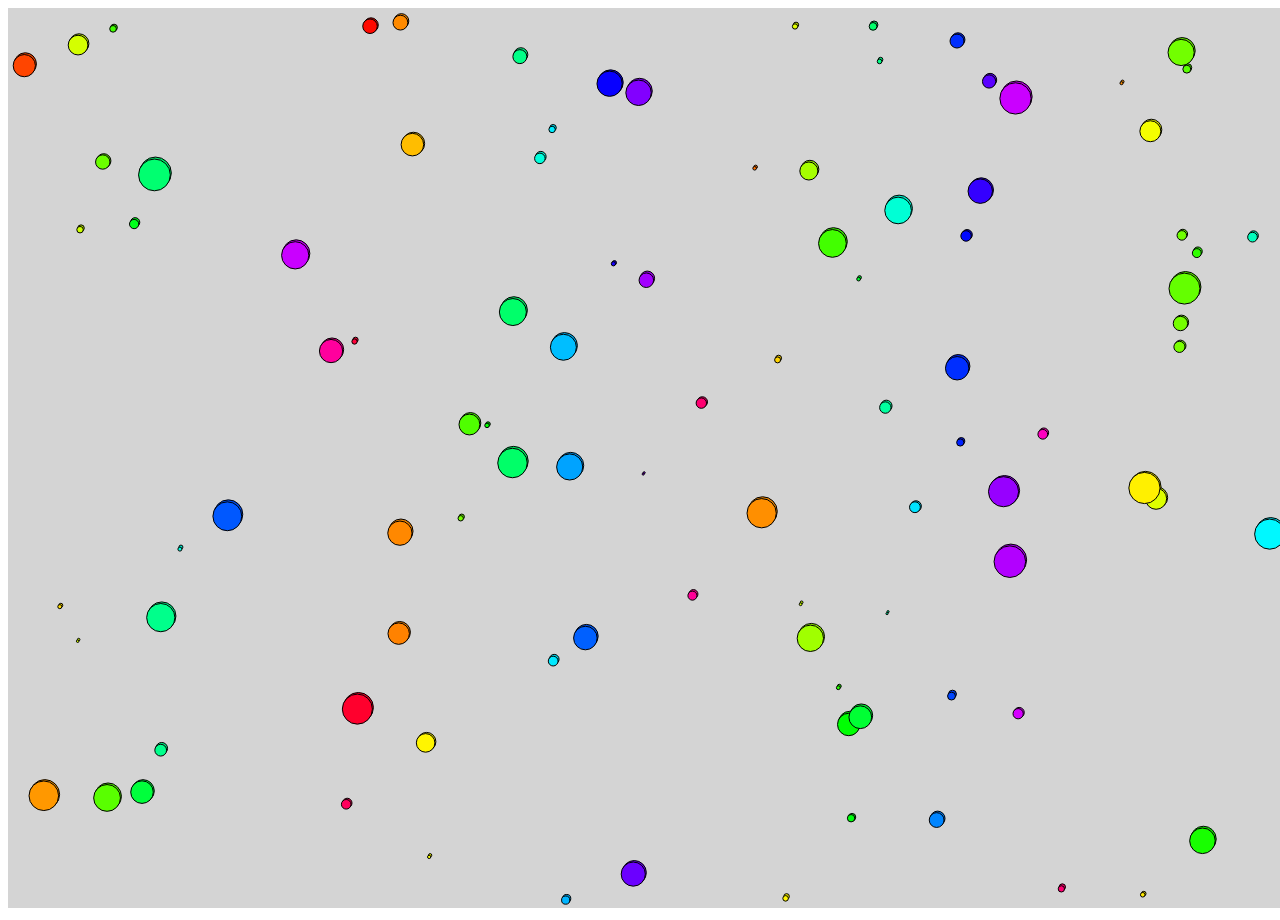
<file: effects/fallingball/index.html>
﻿<!doctype html>
<html>
<head>
<meta charset="utf-8">
<title>玻珠陨落</title>
<script src="https://cdn.bootcdn.net/ajax/libs/jquery/3.5.1/jquery.min.js"></script>
<style>
body{overflow: hidden;background-color: #ffffff;}
#title {
    position: absolute;
    top: 50%;
    left: 50%;
    transform: translate(-50%,-50%);
    font-size: 100px;
    border-top: 1px solid #fff;
    color: hsla(0,0%,100%,1.00);
}</style>
</head>
<body>
<canvas id="canvas"></canvas>
<h1 id="title"></h1>

<script>
const canvas = document.getElementById('canvas');
const ctx = canvas.getContext('2d');
canvas.height = window.innerHeight;
canvas.width = window.innerWidth;
let particalArray = [];
const numberOfParticales = 100;
const titleElement = document.getElementById('title');
let titleMeasurement = titleElement.getBoundingClientRect();
let title = {
  x: titleMeasurement.left,
  y: titleMeasurement.top,
  width: titleMeasurement.width,
  height: 10,
};
class Particle {
  constructor(x, y) {
    this.x = x;
    this.y = y;
    this.size = Math.random() * 15 + 1;
    this.weight = Math.random() * 1 + 1;
    this.directionX = -1;
  }

  update() {
    if (this.y > canvas.height) {
      this.y = 0 - this.size;
      this.weight = Math.random() * 1 + 1;
      this.x = Math.random() * canvas.width * 1.5;
    }
    this.weight += 0.01;
    this.y += this.weight;
    this.x += this.directionX;
    if (
      this.x < title.x + title.width &&
      this.x + this.size > title.x &&
      this.y < title.y + title.height &&
      this.y + this.size > title.y
    ) {
      this.y -= 4;
      this.weight *= -0.5;
    }
  }

  draw() {
    ctx.fillStyle = `hsl(${this.x}, 100%, 50%)`;
    ctx.beginPath();
    ctx.arc(this.x, this.y, this.size, 0, Math.PI * 2);
    ctx.closePath();
    ctx.fill();
    ctx.stroke();
  }
}

function init() {
  particalArray = [];
  for (let i = 1; i < numberOfParticales; i += 1) {
    const x = Math.random() * canvas.width;
    const y = Math.random() * canvas.height;
    particalArray.push(new Particle(x, y));
  }
}
init();
function animation() {
  ctx.fillStyle = 'rgba(0,0,0,0.09)';
  ctx.fillRect(0, 0, canvas.width, canvas.height);
  particalArray.forEach((particle) => {
    particle.update();
    particle.draw();
  });
  requestAnimationFrame(animation);
}
animation();
window.addEventListener('resize', () => {
  canvas.width = window.innerWidth;
  canvas.height = window.innerHeight;
  titleMeasurement = titleElement.getBoundingClientRect();
  title = {
    x: titleMeasurement.left,
    y: titleMeasurement.top,
    width: titleMeasurement.width,
    height: 10,
  };
  init();
});</script>

</body>
</html>
</file>
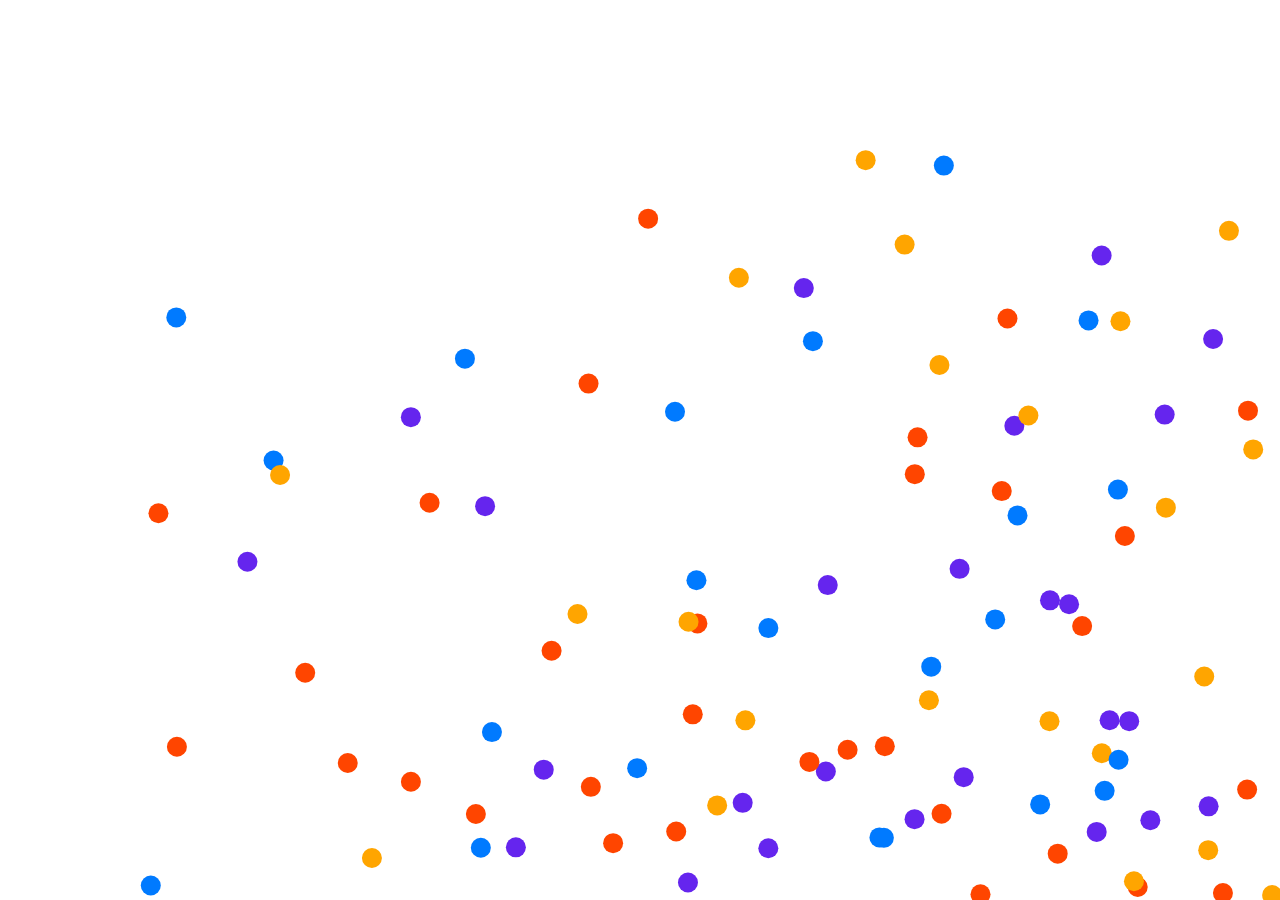
<file: effects/particleCandy/index.html>
<html>
<head>
	<meta charset="UTF-8">
	<title>粒子背景动画插件</title>
	<style type="text/css">
		body {
			margin: 0;
			padding: 0;
		}

		body::-webkit-scrollbar {
			display: none;
		}
		/*.canvas {*/
        /*    background: black;*/
        /*}*/
	</style>
	<script src="js/particle.js"></script>
</head>
<body style="">
<canvas width="1536" height="722" class="canvas"></canvas>
<script src="https://cdn.bootcdn.net/ajax/libs/jquery/3.5.1/jquery.min.js"></script>
<script src="js/particle.js" type="text/javascript" charset="utf-8"></script>
<script type="text/javascript">
	let c = new Cbg({
		container: ".canvas",
		//随机生成动画，默认无控制
		control: "auto",
		autoCustom: true, //自定义auto模式，只在control: "auto"有效
		autoCustomNum: 100, //自定义粒子个数，只在control: "auto"有效
		//鼠标跟随控制
		//control: "mouse",
		//坐标点定位控制
		//control: "coordinate",
		//设置坐标点，默认屏幕中心，坐标点定位控制时使用
		//x: $(window).width() / 2,
		//y: $(window).height() / 2,
		//Canvas宽度高度自定义,默认全屏
		width: $(window).width(),
		height: $(window).height(),
		//生成点尺寸设置
		//size: [初始大小, 尺寸衰减速率（数值越大，尺寸缩减越快，反之越慢，最小不得小于0.01）,初始大小随机化],
		size: [10, 0, false],
		//生成点的类型，type
		//type：color 生成点为颜色块
		type: "color",
		//生成点颜色列表，随机刷新颜色
		color: ["rgba(101, 37, 238,1)", "rgb(0, 122, 255,1)", "rgb(255, 165,0, 1)", "rgb(255, 69,0, 1)"],
		//生成点颜色单值，固定颜色刷新
		//color: "red",

		//type：img 生成点为图片，图片比例1：1
		//type: "img",
		//生成点图片列表，随机刷新图片
		//imgUrl: ["图片路径", "图片路径"，....],
		//生成点图片单值，固定图片刷新
		//imgUrl: "图片路径",

		//生成点生成速率，数值越大，点的生成越慢
		interval_time: 1,
		//动画类型：
		//animation_type: 0（默认动画，随机方位，随机方向）
		//animation_type: 1（向左运动）
		//animation_type: 2（向右运动）
		//animation_type: 3（向下运动）
		//animation_type: 4（向上运动）
		//animation_type: 5（向左上运动）
		//animation_type: 6（向左下运动）
		//animation_type: 7（向右上运动）
		//animation_type: 8（向右下运动）
		animation_type: {
			type: 8, //动画类型

			Israndom: true //开启离散效果
		},
		//粒子移动速度
		speed: 10,
		//边界控制
		IsboundaryControl: true

	})

</script>

</body>
</html>
</file>
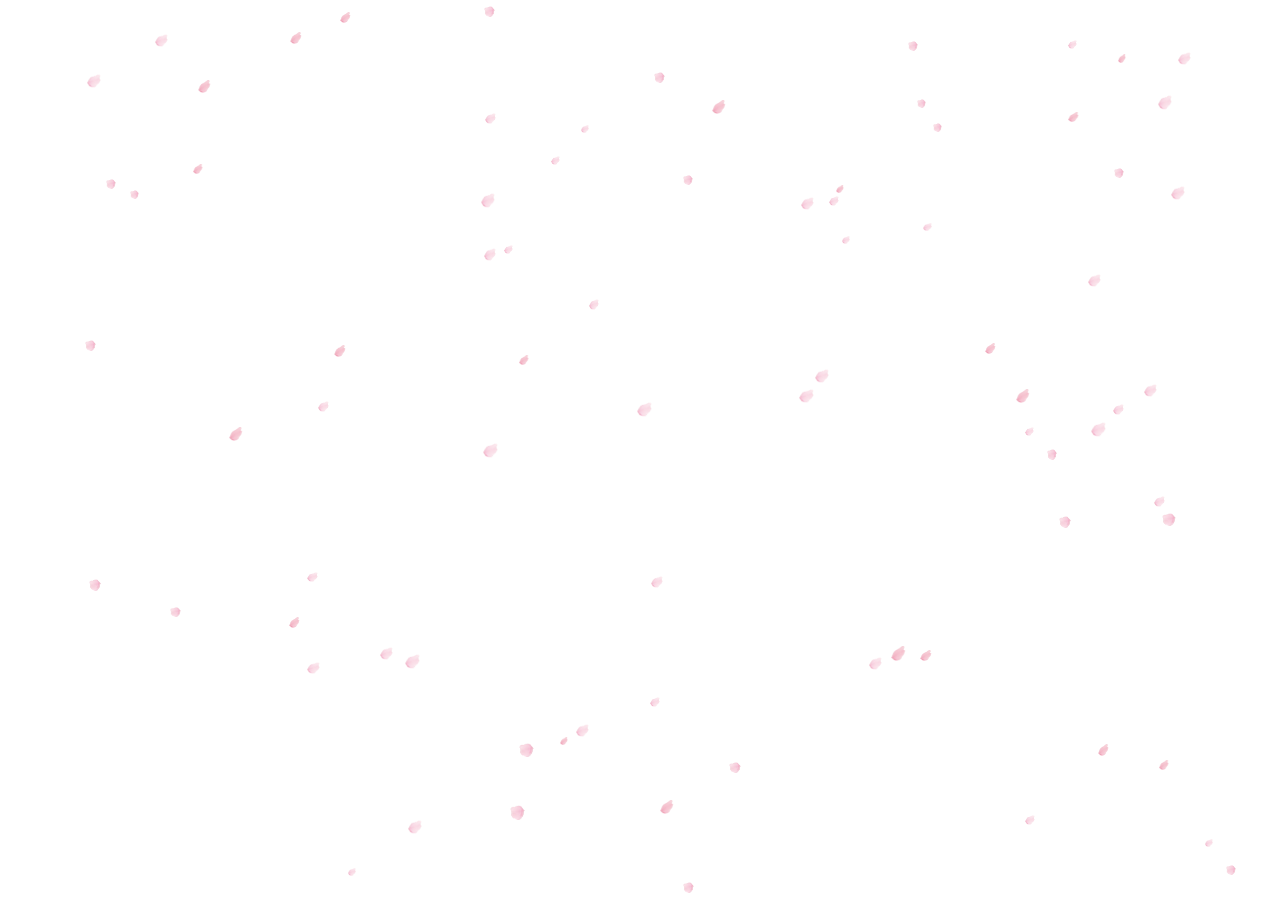
<file: effects/sakura/index.html>
<!DOCTYPE html>
<html xmlns="http://www.w3.org/1999/xhtml">
	<head>
		<meta http-equiv="Content-Type" content="text/html; charset=utf-8" />
		<title>樱花飘落</title>
		<script type="text/javascript" src="js/jquery.min.js"></script>
		<script type="text/javascript" src="js/snowfall.jquery.js"></script>
		<style>
			html,body{padding:0;margin:0;}
			*{margin:0;padding:0;}
			body{background-color:#FFF;}
			.snowfall-flakes{animation:sakura 1s linear 0s infinite;}
			@keyframes sakura{
				0% {transform:rotate3d(0, 0, 0, 0deg);}
				25%{transform:rotate3d(1, 1, 0, 60deg);}
				50%{transform:rotate3d(1, 1, 0, 0deg);}
				75%{transform:rotate3d(1, 0, 0, 60deg);}
				100% {transform:rotate3d(1, 0, 0, 0deg);}
			}
		</style>
	</head>
	<body>
		<script type='text/javascript'>
		$(document).ready(function(){
			$(document).snowfall({image:"./img/1.png", flakeCount:20, minSpeed:1, minSize:8, maxSize:15,});
            $(document).snowfall({image:"./img/1.png", flakeCount:20, minSpeed:1, minSize:8, maxSize:15,});
            $(document).snowfall({image:"./img/2.png", flakeCount:20, minSpeed:1, minSize:8, maxSize:15,});
            $(document).snowfall({image:"./img/4.png", flakeCount:20, minSpeed:1, minSize:8, maxSize:15,});
		});
		</script>
	</body>
</html>
</file>
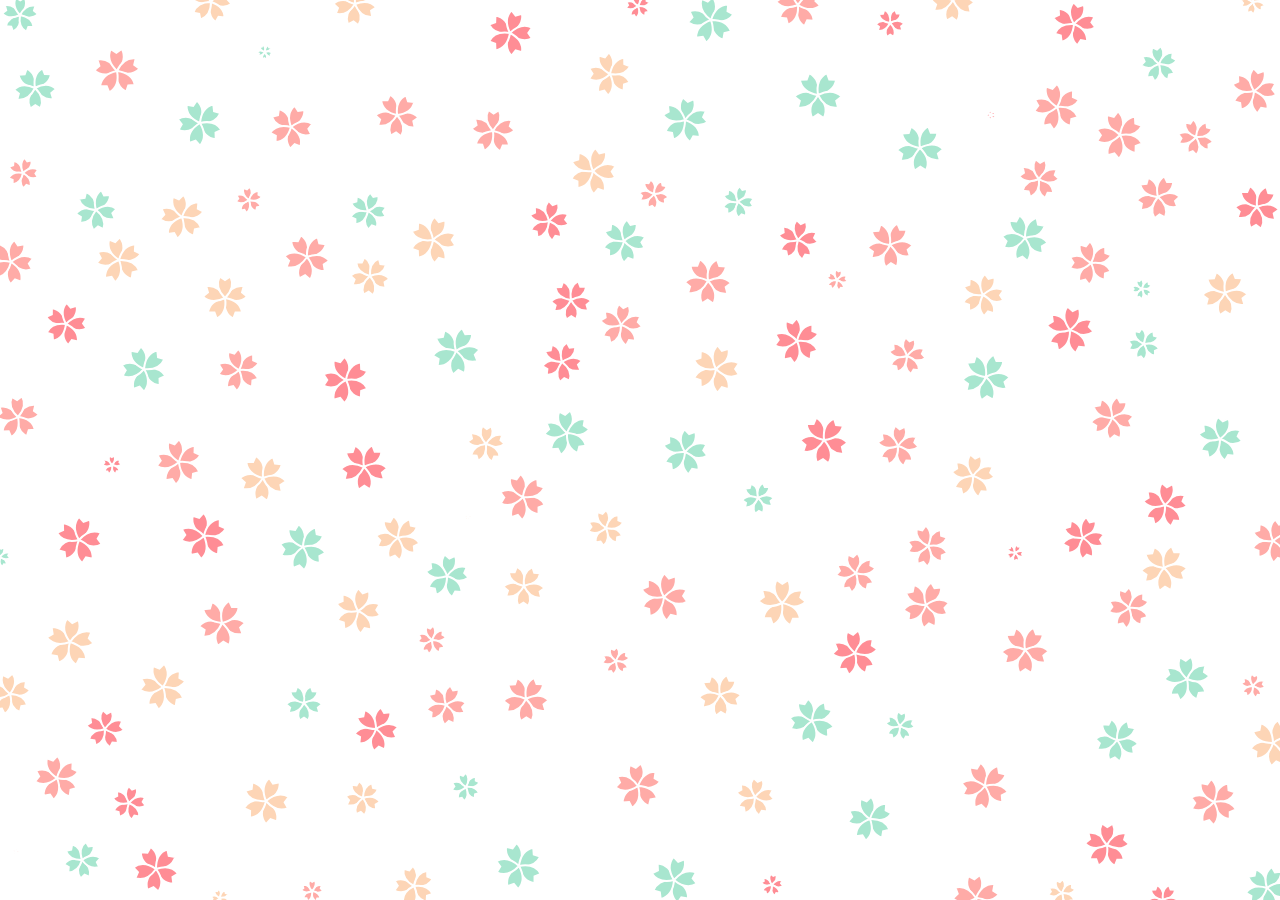
<file: effects/sakuraColor/index.html>
﻿<!doctype html>
<html>
<head>
<meta charset="utf-8">
<title>彩色樱花筒</title>
<script src="https://cdn.bootcdn.net/ajax/libs/jquery/3.5.1/jquery.min.js"></script>
<style>
* {
  font-family: 'arial black', Helvetica, verdana, monospace, sans-serif;
  letter-spacing: 0.2rem;
  margin: 0;
  padding: 0;
  color: #FFF;
  overflow: hidden;
}

body {
  position: relative;
}

canvas#canvas {
  display: block;
  /*background: #FBD2D7;*/
}</style>
</head>
<body>
<canvas id="canvas">Canvas not supported.</canvas>

<script>
(function () {
  'use strict';
  window.addEventListener('load', function () {
    var canvas = document.getElementById('canvas');

    if (!canvas || !canvas.getContext) {
      return false;
    }

    /********************
      Random Number
    ********************/

    function rand(min, max) {
      return Math.floor(Math.random() * (max - min + 1) + min);
    }
    
    /********************
      Var
    ********************/

    var ctx = canvas.getContext('2d');
    var X = canvas.width = window.innerWidth;
    var Y = canvas.height = window.innerHeight;
    var shapeNum = 1;
    var shapes = [];
    var style = {
      black: 'black',
      white: 'white',
      lineWidth: 4,
    };
    
    var colors = [
      'rgb(168, 230, 207)',
      'rgb(253, 213, 182)',
      'rgb(255, 171, 167)',
      'rgb(255, 141, 149)'
    ];

    /********************
      Animation
    ********************/

    window.requestAnimationFrame =
      window.requestAnimationFrame ||
      window.mozRequestAnimationFrame ||
      window.webkitRequestAnimationFrame ||
      window.msRequestAnimationFrame ||
      function(cb) {
        setTimeout(cb, 17);
      };

    /********************
      Shape
    ********************/
    
    function Shape(ctx, x, y, r, i) {
      this.ctx = ctx;
      this.init(x, y, r, i);
    }
    
    Shape.prototype.init = function(x, y, r, i) {
      this.x = x;
      this.y = y;
      this.i = i;
      this.r = 1;
      this.ri = r;
      this.lw = 2;
      this.a = rand(0, 360);
      this.rad = this.a * Math.PI / 180;
      this.a1 = rand(0, 360);
      this.rad1 = this.a1 * Math.PI / 180;
      this.ga = Math.random();
      this.c = colors[rand(0, colors.length - 1)];
    };
    
    Shape.prototype.draw = function() {
      var ctx  = this.ctx;
      ctx.save();
      ctx.strokeStyle = style.white;
      ctx.fillStyle = this.c;
      ctx.lineWidth = this.lw;
      ctx.translate(this.x, this.y);
      ctx.rotate(this.rad1);
      ctx.translate(-this.x, -this.y);
      for (var i = 0; i < 5; i++) {
        ctx.translate(this.x, this.y);
        ctx.rotate(72 * Math.PI / 180);
        ctx.translate(-this.x, -this.y);
        ctx.beginPath();
        ctx.moveTo(this.x, this.y);
        ctx.quadraticCurveTo(this.x - this.r / 2, this.y - this.r / 2, this.x - this.r / 4, this.y - this.r);
        ctx.lineTo(this.x, this.y - this.r / 1.2);
        ctx.lineTo(this.x + this.r / 4, this.y - this.r);
        ctx.quadraticCurveTo(this.x + this.r / 2, this.y - this.r / 2, this.x, this.y);
        ctx.closePath();
        ctx.fill();
        ctx.stroke();
      }
      ctx.restore();
    };

    Shape.prototype.updateParams = function() {
      if (this.r < this.ri) {
        this.r += 0.5;
      }
      this.a += 1;
      this.rad = this.a * Math.PI / 180;
    };

    Shape.prototype.render = function() {
      this.updateParams();
      this.draw();
      addShape();
    };

    // Add Shape
    function addShape() {
      var overlap = false;
      var setX = rand(0, X);
      var setY = rand(0, Y);
      var setR;
      Math.random() < 0.3 ? setR = rand(50, 70) : setR = rand(30, 50);
      for (var i = 0; i < shapes.length; i++) {
        var x = Math.abs(setX - shapes[i].x);
        var y = Math.abs(setY - shapes[i].y);
        var d = x * x + y * y;
        var dist = Math.floor(Math.sqrt(d));
        if (dist < setR + shapes[i].ri - 10) {
          overlap = true;
          break;
        }
      }
      if (overlap === true) {
        return;
      }
      var s = new Shape(ctx, setX, setY, setR, shapes.length);
      shapes.push(s);
    }

    for (var i = 0; i < shapeNum; i++) {
      var s = new Shape(ctx, rand(0, X),  rand(0, Y), rand(50, 70), i);
      shapes.push(s);
    }
   
    /********************
      Render
    ********************/
    
    function render() {
      ctx.clearRect(0, 0, X, Y);
      for (var i = 0; i < shapes.length; i++) {
        shapes[i].render(i);
      }
      requestAnimationFrame(render);
    }

    render();

    /********************
      Event
    ********************/
    
    function onResize() {
      X = canvas.width = window.innerWidth;
      Y = canvas.height = window.innerHeight;
      shapes = [];
      for (var i = 0; i < shapeNum; i++) {
        var s = new Shape(ctx, rand(0, X),  rand(0, Y), rand(50, 70), i);
        shapes.push(s);
      }
    }

    window.addEventListener('resize', function() {
      onResize();
    });

  });
})();</script>

</body>
</html>
</file>
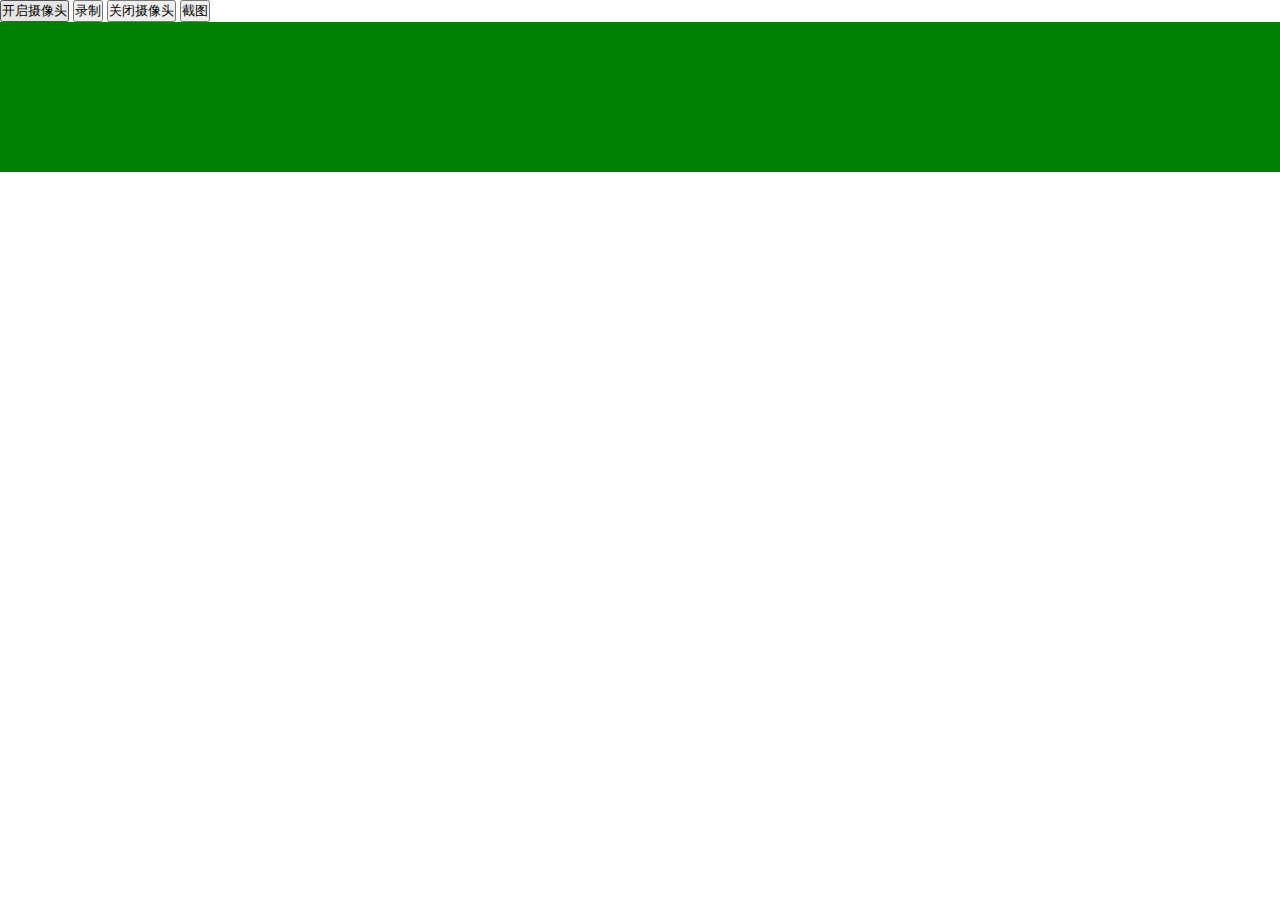
<file: effects/videoOnline/index.html>
<!DOCTYPE html>
<html>

<head>
    <meta charset="utf-8" />
    <title></title>
    <meta name="viewport" content="width=device-width, initial-scale=1">

</head>
<body>
<style>
    *{padding:0;margin: 0;}
    video{
        height: 100%;
        width: 100%;
        background: green;
    }
</style>
<button id="open">开启摄像头</button>
<button id="recorder">录制</button>
<button id="close">关闭摄像头</button>
<button id="ka">截图</button>
<video id="video" autoplay="autoplay"></video>
<script src="js/main.js"></script>
<script>
    var u = new U();
    var m = new media({video: "#video",uploadURI:"123",params:{}});
    u.ele("#open").onclick = function() {
        m.init();
    }
    u.ele("#ka").onclick=function(){
        var src=m.screenshot();
        var img=document.createElement("img");
        img.src=src;
        document.getElementsByTagName("body")[0].appendChild(img);
    }
    u.ele("#recorder").onclick = function() {
        if(m.recorderState==false){
            m.startRecorder();
        }else if(m.recorderState==true){
            m.stopRecorder();
        }
    }
    u.ele("#close").onclick = function() {
        m.closeMedia();
    }
</script>
</body>

</html>
</file>
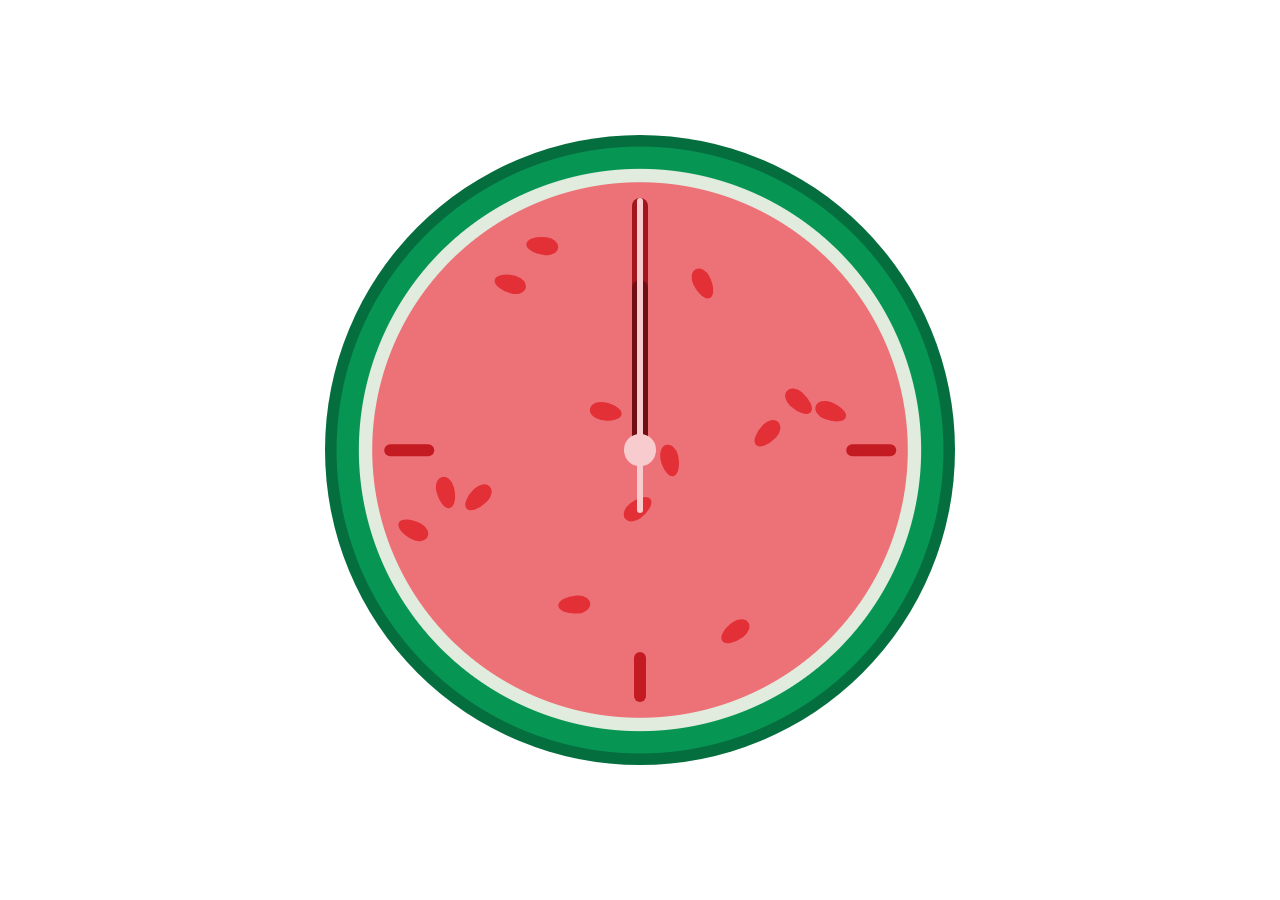
<file: effects/watermelonClock/index.html>
﻿<!doctype html>
<html>
<head>
  <meta charset="utf-8">
  <title>西瓜时钟</title>
  <script src="https://cdn.bootcdn.net/ajax/libs/jquery/3.5.1/jquery.min.js"></script>
  <style>
    body {
      /*background-color: #74c4c8;*/
      margin: 0;
    }

    .wrapper {
      position: absolute;
      top: 50%;
      left: 50%;
      transform: translate(-50%, -50%);
    }

    .face {
      display: flex;
      justify-content: center;
      align-items: center;
      width: 70vmin;
      height: 70vmin;
      border-radius: 50%;
      position: relative;
      background: radial-gradient(ellipse at center, #ec7277, #ec7277 60%, #e1ecde calc( 60% + 1px ), #e1ecde 63%, #079554 calc( 63% + 1px ), #079554 68%, #056e3e calc( 68% + 1px ));
      /*box-shadow: -0.3vmin -0.3vmin 0.1vmin #e1ecde, 3vmin 3vmin 0.1vmin #44a7ac;*/
    }
    .face:after {
      content: '';
      display: block;
      width: 3.5vmin;
      height: 3.5vmin;
      border-radius: 50%;
      background-color: #f8ccce;
      position: absolute;
    }

    .quarter {
      height: 80%;
      width: 80%;
      position: absolute;
    }
    .quarter div {
      height: 10%;
      width: 2.4%;
      border-radius: 1vmin;
      background-color: #c41a21;
      position: absolute;
    }
    .quarter div:nth-child(even) {
      top: 45%;
      transform: rotate(90deg);
    }
    .quarter div:nth-child(odd) {
      left: 48.8%;
    }
    .quarter div:nth-child(1) {
      top: 0;
    }
    .quarter div:nth-child(2) {
      right: 3%;
    }
    .quarter div:nth-child(3) {
      bottom: 0;
    }
    .quarter div:nth-child(4) {
      left: 3%;
    }

    .seeds {
      width: 85%;
      height: 85%;
      border-radius: 50%;
      overflow: hidden;
      position: relative;
    }
    .seeds div {
      display: block;
      height: 3.5vmin;
      width: 2vmin;
      background-color: #e32f36;
      border-radius: 50% 50% 50% 50% / 60% 60% 40% 40%;
      position: absolute;
    }
    .seeds div:nth-child(1) {
      top: 62%;
      left: 6%;
      transform: rotate(296deg);
    }
    .seeds div:nth-child(2) {
      top: 55%;
      left: 12%;
      transform: rotate(166deg);
    }
    .seeds div:nth-child(3) {
      top: 56%;
      left: 18%;
      transform: rotate(226deg);
    }
    .seeds div:nth-child(4) {
      top: 16%;
      left: 24%;
      transform: rotate(285deg);
    }
    .seeds div:nth-child(5) {
      top: 9%;
      left: 30%;
      transform: rotate(277deg);
    }
    .seeds div:nth-child(6) {
      top: 76%;
      left: 36%;
      transform: rotate(266deg);
    }
    .seeds div:nth-child(7) {
      top: 40%;
      left: 42%;
      transform: rotate(100deg);
    }
    .seeds div:nth-child(8) {
      top: 58%;
      left: 48%;
      transform: rotate(52deg);
    }
    .seeds div:nth-child(9) {
      top: 49%;
      left: 54%;
      transform: rotate(168deg);
    }
    .seeds div:nth-child(10) {
      top: 16%;
      left: 60%;
      transform: rotate(154deg);
    }
    .seeds div:nth-child(11) {
      top: 81%;
      left: 66%;
      transform: rotate(234deg);
    }
    .seeds div:nth-child(12) {
      top: 44%;
      left: 72%;
      transform: rotate(224deg);
    }
    .seeds div:nth-child(13) {
      top: 38%;
      left: 78%;
      transform: rotate(132deg);
    }
    .seeds div:nth-child(14) {
      top: 40%;
      left: 84%;
      transform: rotate(111deg);
    }
    .seeds div:nth-child(15) {
      top: 9%;
      left: 90%;
      transform: rotate(53deg);
    }

    .hands div {
      position: absolute;
      bottom: 50%;
      border-radius: 1vmin;
      transform-origin: 50% 100%;
      transform: rotate(0);
    }
    .hands div.h {
      height: 27%;
      width: 2.4%;
      left: 48.8%;
      background-color: #6f0f13;
    }
    .hands div.m {
      height: 40%;
      width: 2.4%;
      left: 48.8%;
      background-color: #a0161b;
    }
    .hands div.s {
      height: 50%;
      width: 1%;
      left: 49.5%;
      bottom: 40%;
      transform-origin: 50% 80%;
      background-color: #f8ccce;
    }
  </style>
</head>
<body>
<div class="wrapper">
  <div class="face">
    <div class="seeds">
      <div></div>
      <div></div>
      <div></div>
      <div></div>
      <div></div>
      <div></div>
      <div></div>
      <div></div>
      <div></div>
      <div></div>
      <div></div>
      <div></div>
      <div></div>
      <div></div>
      <div></div>
    </div>
    <div class="quarter">
      <div></div>
      <div></div>
      <div></div>
      <div></div>
    </div>
    <div class="hands">
      <div class="m"></div>
      <div class="h"></div>
      <div class="s"></div>
    </div>
  </div>
</div>

<script>
  const sHand = document.querySelector('.s');
  const mHand = document.querySelector('.m');
  const hHand = document.querySelector('.h');

  function setTime() {
    const d = new Date();
    const s = d.getSeconds();
    const m = d.getMinutes();
    const h = d.getHours();

    const sDeg = (( s / 60 ) * 360 );
    const mDeg = (( m / 60 ) * 360 );
    const hDeg = (( h / 12 ) * 360 );

    sHand.style.transform = `rotate( ${sDeg}deg )`;
    mHand.style.transform = `rotate( ${mDeg}deg )`;
    hHand.style.transform = `rotate( ${hDeg}deg )`;
  }

  setInterval( setTime, 1000 );
</script>

</body>
</html>
</file>
